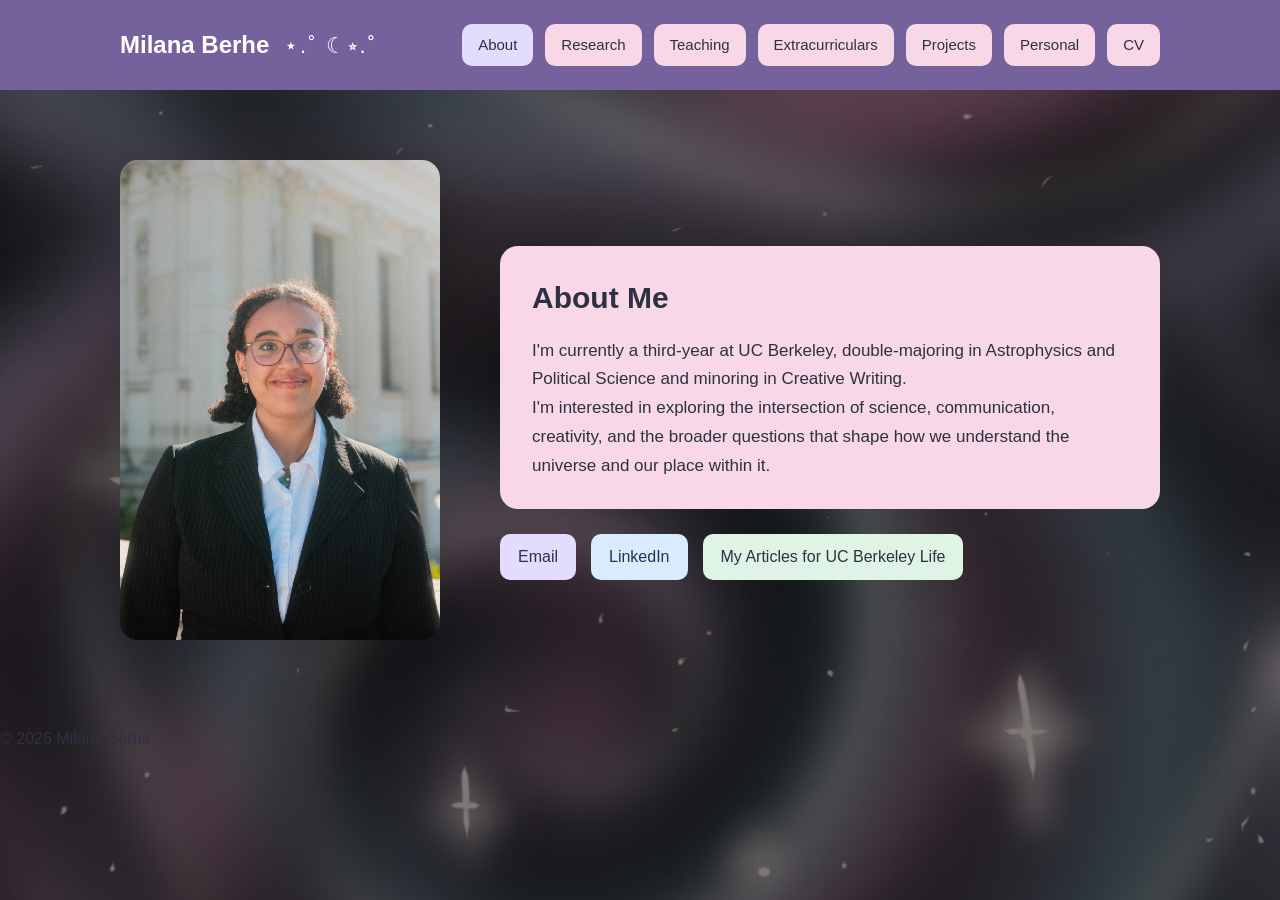
<file: index.html>
<!DOCTYPE html>
<html lang="en">

<head>
    <meta charset="UTF-8">
    <meta name="viewport" content="width=device-width, initial-scale=1.0">

    <title>Research | Milana Berhe</title>

    <link rel="stylesheet" href="style.css">

    <!-- FAVICON -->
    <link rel="icon" type="image/png" href="images/favicon-circle.png">
</head>

<body class="home-page">

    <!-- =========================
         NAVIGATION
         ========================= -->
    <header>

        <nav class="navbar">

            <!-- NAME -->
            <div class="name">
    <a href="index.html">
        Milana Berhe <span class="name-symbols">⋆.˚ ☾⭒.˚</span>
    </a>
</div>


            <!-- NAVIGATION BUTTONS -->
            <div class="nav-links">

                <a href="index.html" class="active">
                    About
                </a>

                <a href="research.html">
                    Research
                </a>

                 <a href="teaching-mentorship.html">
                    Teaching
                </a>

                <a href="extracurriculars.html">
                    Extracurriculars
                </a>
                <a href="projects.html">
                    Projects
                </a>

                <a href="personal.html">
                    Personal
                </a>

                <a href="cv.html">
                    CV
                </a>

            </div>

        </nav>

    </header>



    <!-- =========================
         MAIN CONTENT
         ========================= -->
    <main>

        <section class="intro">


            <!-- =========================
                 LEFT SIDE: PROFILE PHOTO
                 ========================= -->
            <div class="profile-image">

                <img
                    src="images/profile.jpeg"
                    alt="Photo of Milana Berhe"
                >

            </div>



            <!-- =========================
                 RIGHT SIDE
                 ========================= -->
            <div class="intro-text">

                <!-- =========================
                     ABOUT ME PINK BOX
                     ========================= -->
                <div class="about-box">

                    <h2>About Me</h2>

                    <p>
                        I'm currently a third-year at UC Berkeley, double-majoring in Astrophysics and Political Science and minoring in Creative Writing.
                    </p>
                    
                    <p>
                        I'm interested in exploring the intersection of science,
                        communication, creativity, and the broader questions that
                        shape how we understand the universe and our place within it.
                    </p>

                </div>



                <!-- =========================
                     CONTACT / PROFILE BUTTONS
                     ========================= -->
                <div class="contact-links">


                    <!-- EMAIL -->
                    <a href="mailto:milana.berhe@berkeley.edu">
                        Email
                    </a>


                    <!-- LINKEDIN -->
                    <a
                        href="https://www.linkedin.com/in/milana-berhe/"
                        target="_blank"
                        rel="noopener noreferrer"
                    >
                        LinkedIn
                    </a>


                    <!-- UC BERKELEY LIFE -->
                    <a
                        href="https://life.berkeley.edu/author/milana/"
                        target="_blank"
                        rel="noopener noreferrer"
                    >
                        My Articles for UC Berkeley Life
                    </a>


                </div>

            </div>

        </section>

    </main>



    <!-- =========================
         FOOTER
         ========================= -->
    <footer>

        <p>© 2026 Milana Berhe</p>

    </footer>

</body>

</html>
</file>
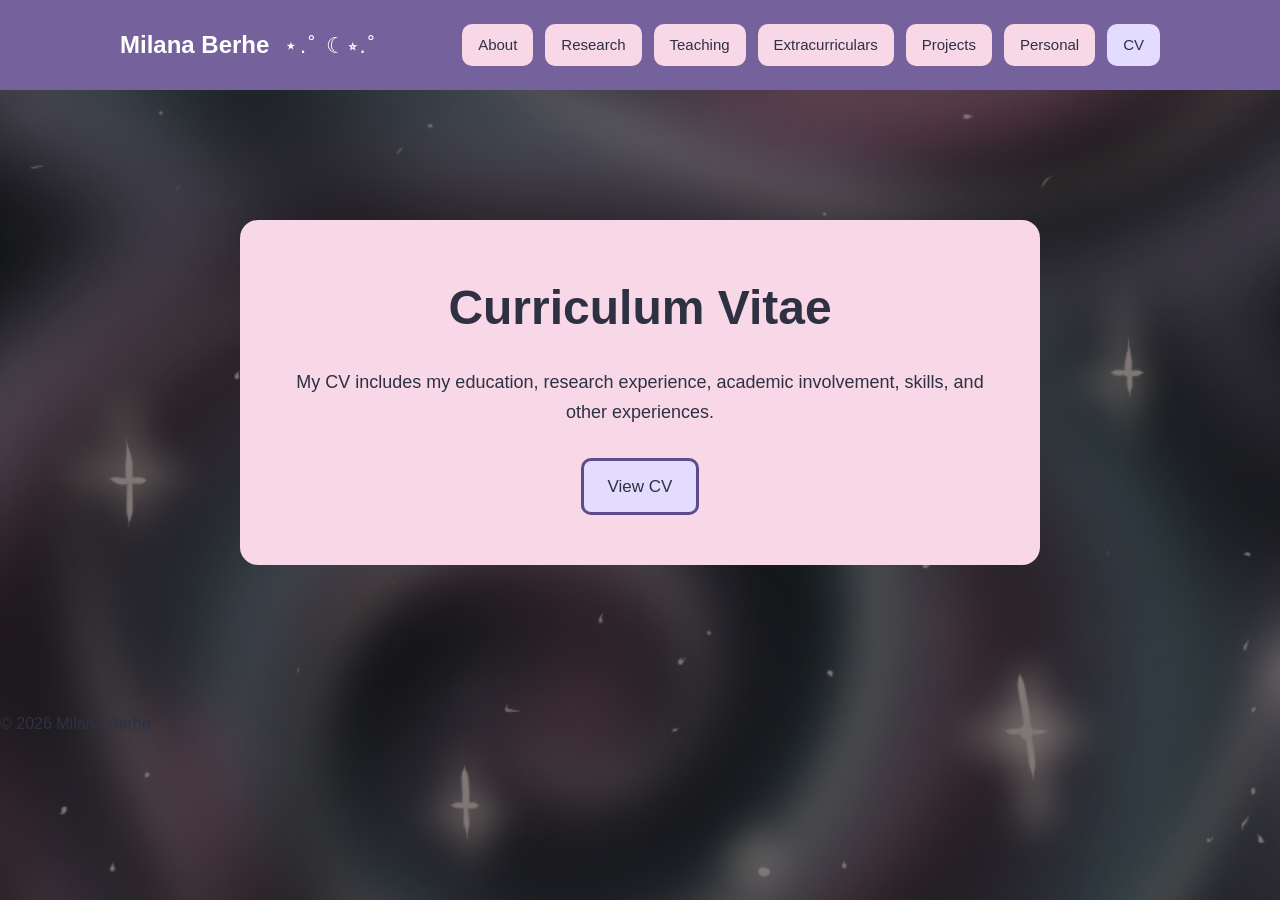
<file: cv.html>
<!DOCTYPE html>
<html lang="en">

<head>
    <meta charset="UTF-8">
    <meta name="viewport" content="width=device-width, initial-scale=1.0">

    <title>CV | Milana Berhe</title>

    <link rel="stylesheet" href="style.css">

    <!-- FAVICON -->
    <link rel="icon" type="image/png" href="images/favicon-circle.png">
</head>

<body>

    <!-- NAVIGATION -->
    <header>
        <nav class="navbar">

            <div class="name">
    <a href="index.html">
        Milana Berhe <span class="name-symbols">⋆.˚ ☾⭒.˚</span>
    </a>
</div>

            <div class="nav-links">
                <a href="index.html">About</a>
                <a href="research.html" >Research</a>
                <a href="teaching-mentorship.html">Teaching</a>
                <a href="extracurriculars.html">Extracurriculars</a>
                <a href="projects.html">Projects</a>
                <a href="personal.html">Personal</a>
                <a href="cv.html" class="active">CV</a>
            </div>

        </nav>
    </header>


    <!-- MAIN CONTENT -->
    <main>

        <section class="cv-section">

            <h1>Curriculum Vitae</h1>

            <p>
                My CV includes my education, research experience,
                academic involvement, skills, and other experiences.
            </p>

            <div class="cv-buttons">

    <a href="files/MilanaBerhe_CV.pdf"
       target="_blank"
       rel="noopener noreferrer"
       class="cv-button">
        View CV
    </a>



</div>

        </section>

    </main>


    <!-- FOOTER -->
    <footer>
        <p>© 2026 Milana Berhe</p>
    </footer>

</body>

</html>
</file>
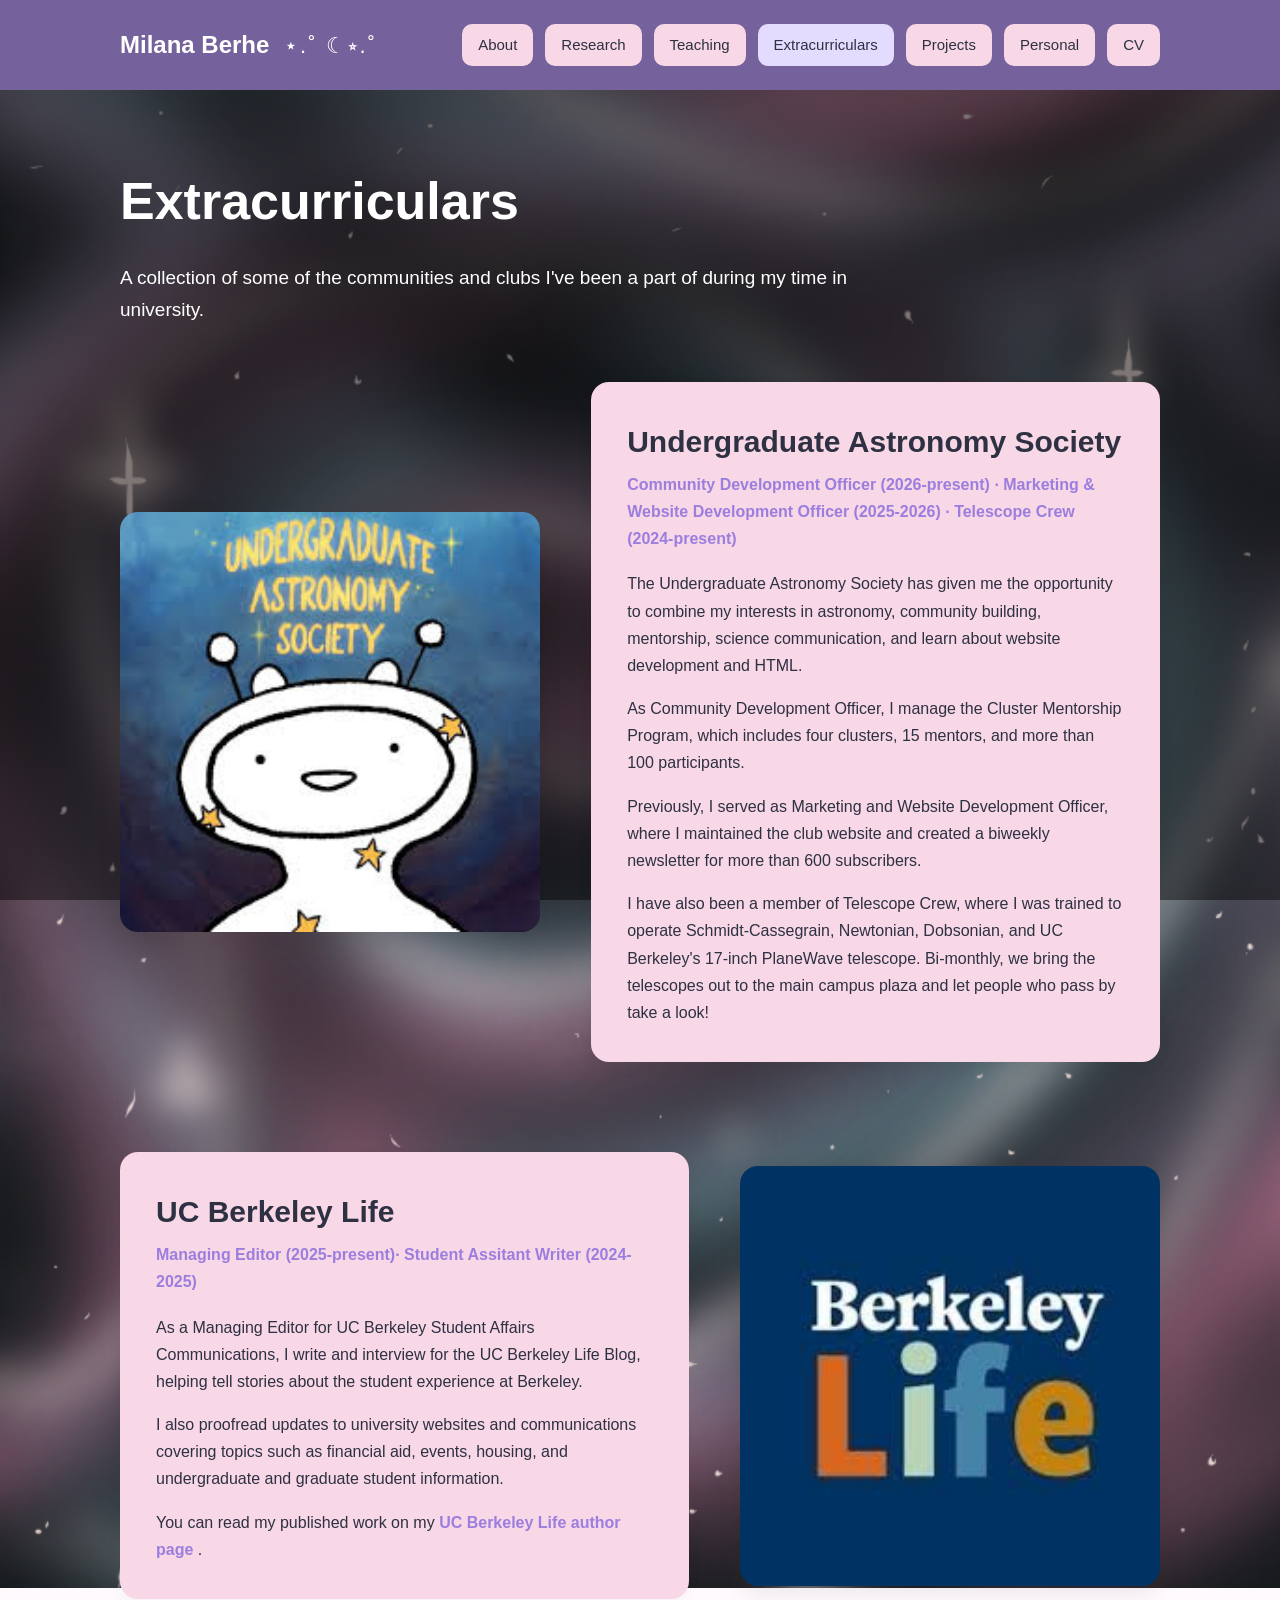
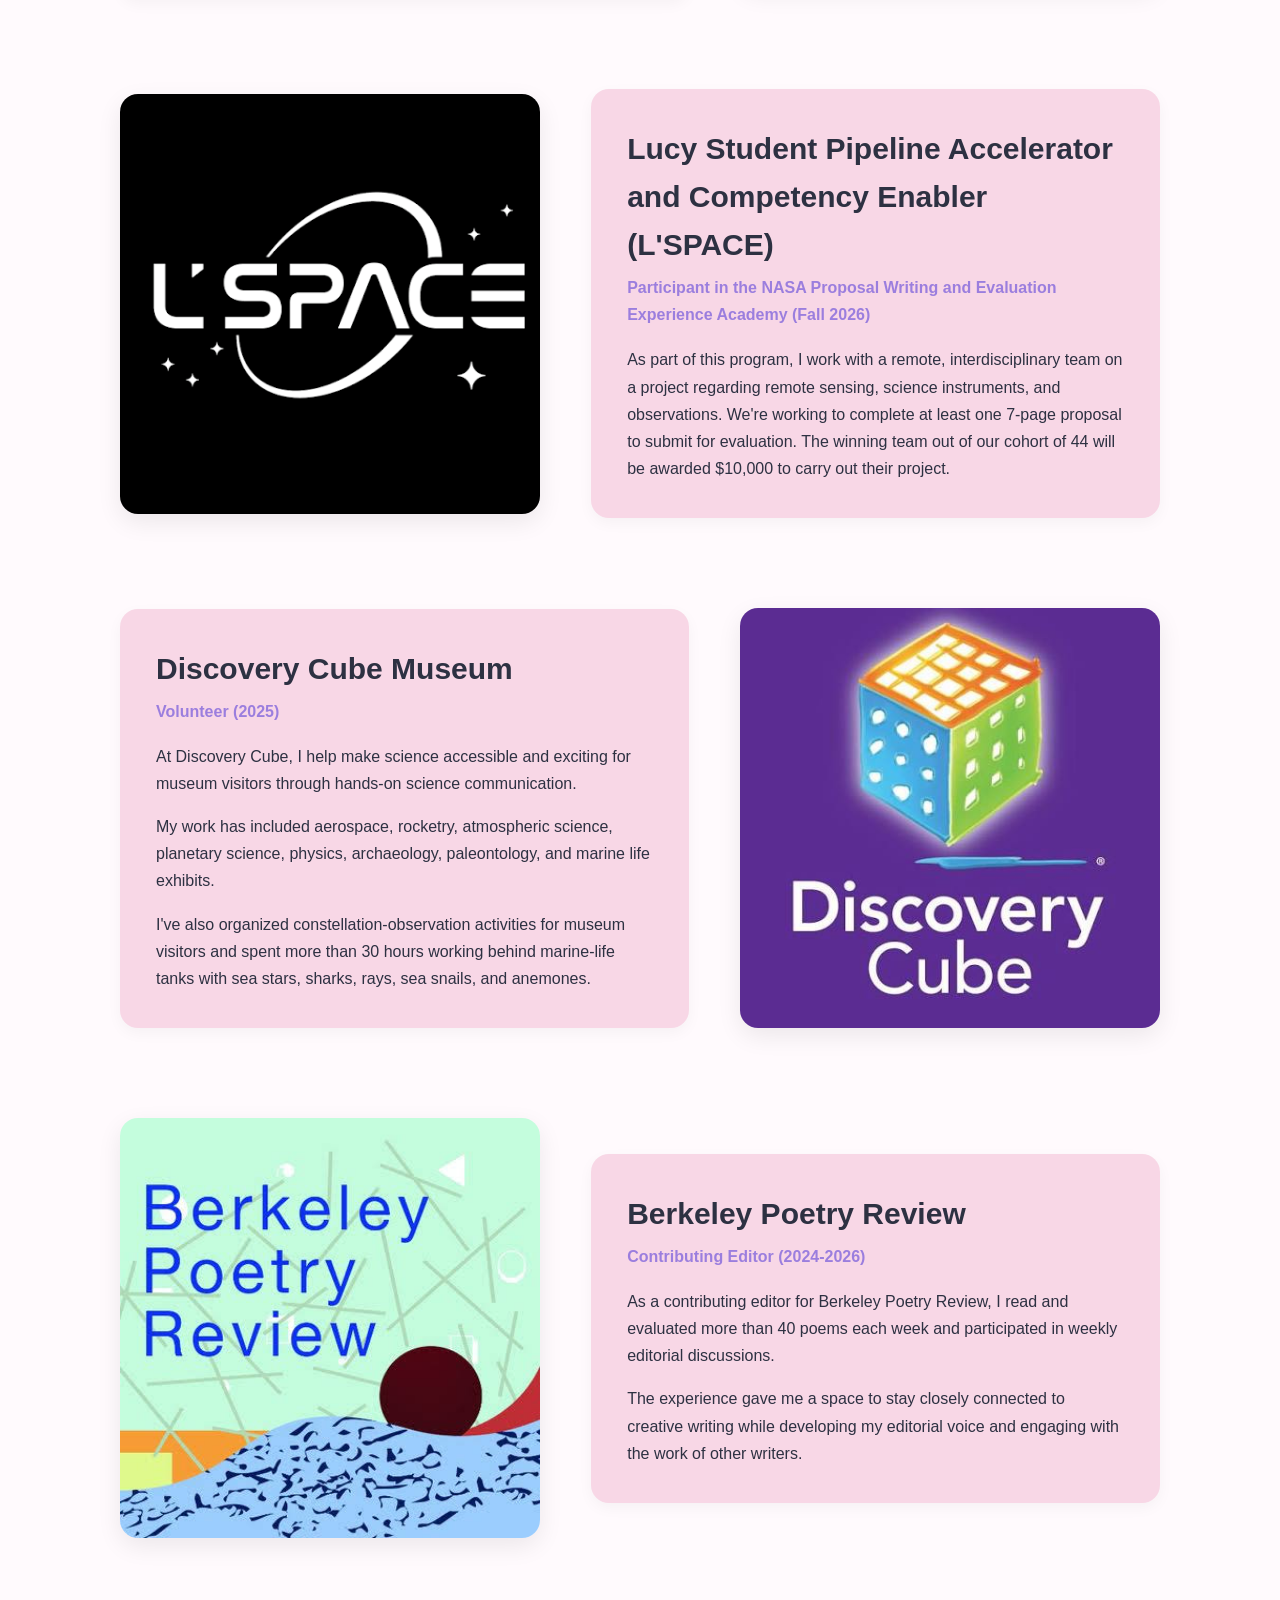
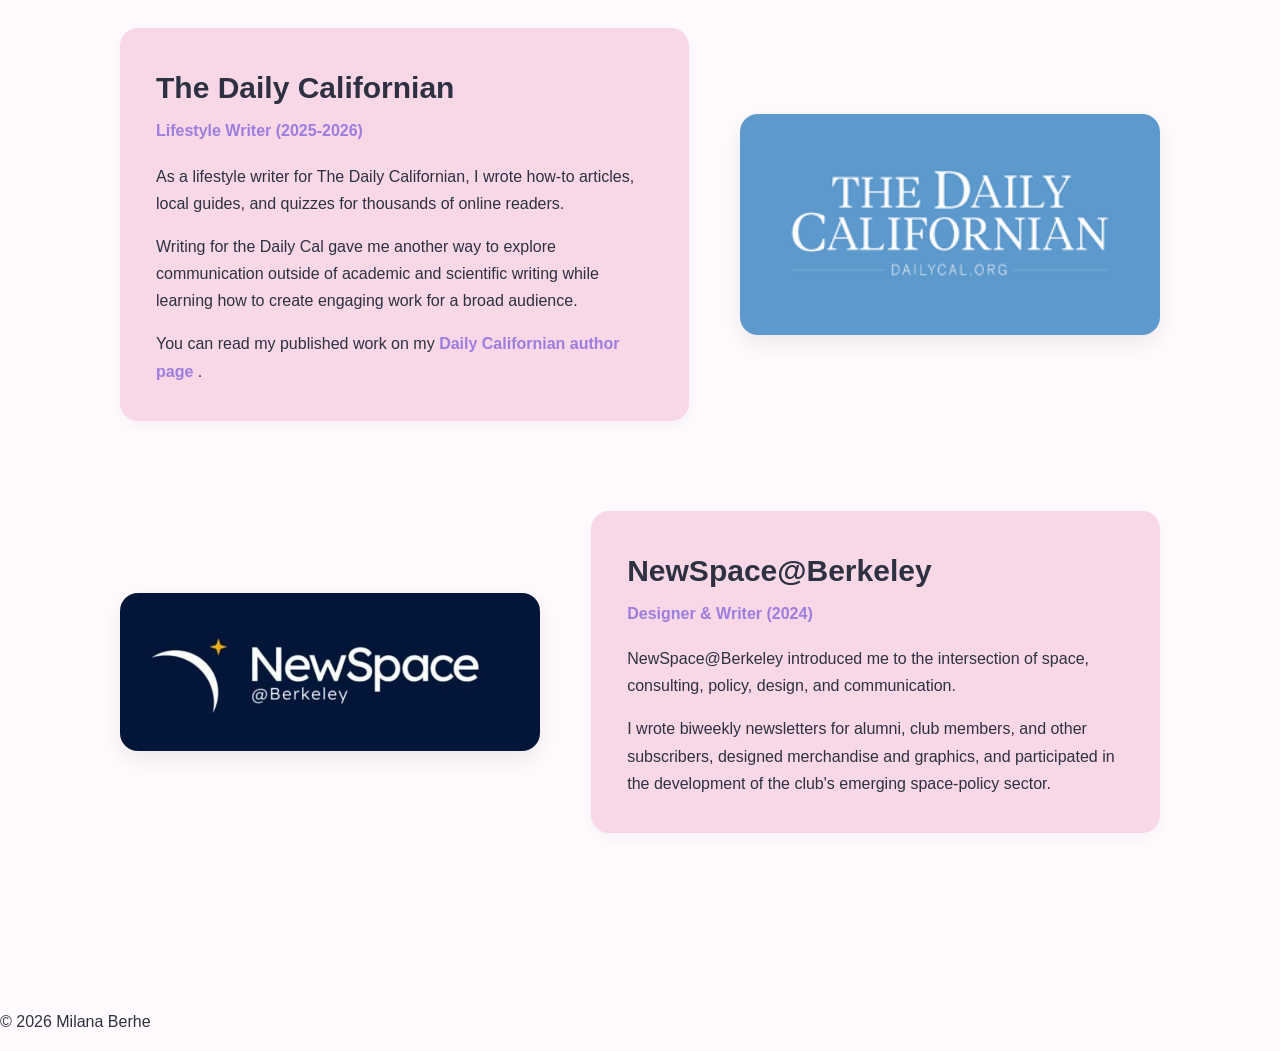
<file: extracurriculars.html>
<!DOCTYPE html>
<html lang="en">

<head>
    <meta charset="UTF-8">
    <meta name="viewport" content="width=device-width, initial-scale=1.0">

    <title>Research | Milana Berhe</title>

    <link rel="stylesheet" href="style.css">

    <!-- FAVICON -->
    <link rel="icon" type="image/png" href="images/favicon-circle.png">
</head>


<body>

    <!-- =========================
         NAVIGATION
         ========================= -->

    <header>
        <nav class="navbar">

           <div class="name">
    <a href="index.html">
        Milana Berhe <span class="name-symbols">⋆.˚ ☾⭒.˚</span>
    </a>
</div>

            <div class="nav-links">
                <a href="index.html">About</a>
                <a href="research.html" >Research</a>
                <a href="teaching-mentorship.html">Teaching</a>
                <a href="extracurriculars.html" class="active">Extracurriculars</a>
                <a href="projects.html">Projects</a>
                <a href="personal.html">Personal</a>
                <a href="cv.html" >CV</a>
            </div>

        </nav>
    </header>


    <!-- =========================
         MAIN CONTENT
         ========================= -->

    <main>

        <!-- PAGE TITLE -->

        <section class="page-heading">

            <h1>Extracurriculars</h1>

            <p>
                A collection of some of the communities and clubs I've been a part of during my time in university.
            </p>

        </section>



        <!-- =========================
             UNDERGRADUATE ASTRONOMY SOCIETY
             IMAGE LEFT
             ========================= -->

        <section class="activity-row">

            <div class="activity-image">
                
                <img src="images/uas_image.jpg"
                     alt="Undergraduate Astronomy Society">

            </div>


            <div class="activity-box">

                <h2>Undergraduate Astronomy Society</h2>

                <p class="activity-role">
                    Community Development Officer (2026-present) · Marketing & Website Development Officer (2025-2026) · Telescope Crew (2024-present)
                </p>

                <p>
                    The Undergraduate Astronomy Society has given me the opportunity
                    to combine my interests in astronomy, community building, mentorship,
                    science communication, and learn about website development and HTML.
                </p>

                <p>
                    As Community Development Officer, I manage the Cluster Mentorship
                    Program, which includes four clusters, 15 mentors, and more than
                    100 participants.
                </p>

                <p>
                    Previously, I served as Marketing and Website Development Officer,
                    where I maintained the club website and created a biweekly newsletter
                    for more than 600 subscribers.
                </p>

                <p>
                    I have also been a member of Telescope Crew, where I was trained to operate
                    Schmidt-Cassegrain, Newtonian, Dobsonian, and UC Berkeley's
                    17-inch PlaneWave telescope. Bi-monthly, we bring the telescopes out to the main campus plaza and let people who pass by take a look!
                </p>

            </div>

        </section>

        <!-- =========================
     UC BERKELEY LIFE
     IMAGE RIGHT
     ========================= -->

<section class="activity-row reverse">

    <div class="activity-image">

        <!-- Add your Berkeley Life image here -->
       <img src="images/BL_image.jpg"
     alt="UC Berkeley Life">

    </div>


    <div class="activity-box">

        <h2>UC Berkeley Life</h2>

        <p class="activity-role">
            Managing Editor (2025-present)· Student Assitant Writer (2024-2025)
        </p>

        <p>
            As a Managing Editor for UC Berkeley Student Affairs Communications,
            I write and interview for the UC Berkeley Life Blog, helping tell
            stories about the student experience at Berkeley.
        </p>

        <p>
            I also proofread updates to university websites and communications
            covering topics such as financial aid, events, housing, and
            undergraduate and graduate student information.
        </p>

        <p>
            You can read my published work on my
            <a href="https://life.berkeley.edu/author/milana/"
               target="_blank"
               rel="noopener noreferrer"
               class="inline-link">
                UC Berkeley Life author page
            </a>.
        </p>

    </div>

</section>

          <!-- =========================
             NASA L'SPACE
             IMAGE LEFT
             ========================= -->

        <section class="activity-row">

            <div class="activity-image">

                
                <img src="images/lspace.png"
                     alt="Undergraduate Astronomy Society">

            </div>


            <div class="activity-box">

                <h2>Lucy Student Pipeline Accelerator and Competency Enabler (L'SPACE)</h2>

                <p class="activity-role">
                    Participant in the NASA Proposal Writing and Evaluation Experience Academy (Fall 2026)
                </p>

                <p>
                    As part of this program, I work with a remote, interdisciplinary 
                    team on a project regarding remote sensing, science instruments, and 
                    observations. We're working to complete at least one 7-page proposal 
                    to submit for evaluation. The winning team out of our cohort of 44 will be
                    awarded $10,000 to carry out their project.
                </p>

            </div>

        </section>

        <!-- =========================
             DISCOVERY CUBE
             IMAGE RIGHT
             ========================= -->

        <section class="activity-row reverse">

            <div class="activity-image">

                <!-- Replace this image with your own -->
                <img src="images/discoverycube.jpg"
                     alt="Discovery Cube Museum">

            </div>


            <div class="activity-box">

                <h2>Discovery Cube Museum</h2>

                <p class="activity-role">
                    Volunteer (2025)
                </p>

                <p>
                    At Discovery Cube, I help make science accessible and exciting
                    for museum visitors through hands-on science communication.
                </p>

                <p>
                    My work has included aerospace, rocketry, atmospheric science,
                    planetary science, physics, archaeology, paleontology, and marine
                    life exhibits.
                </p>

                <p>
                    I've also organized constellation-observation activities for
                    museum visitors and spent more than 30 hours working behind
                    marine-life tanks with sea stars, sharks, rays, sea snails,
                    and anemones.
                </p>

            </div>

        </section>



        <!-- =========================
             BERKELEY POETRY REVIEW
             IMAGE LEFT
             ========================= -->

        <section class="activity-row">

            <div class="activity-image">

                <!-- Replace this image with your own -->
                <img src="images/bpr_image.jpg"
                     alt="Berkeley Poetry Review">

            </div>


            <div class="activity-box">

                <h2>Berkeley Poetry Review</h2>

                <p class="activity-role">
                    Contributing Editor (2024-2026)
                </p>

                <p>
                    As a contributing editor for Berkeley Poetry Review, I read and
                    evaluated more than 40 poems each week and participated in weekly
                    editorial discussions.
                </p>

                <p>
                    The experience gave me a space to stay closely connected to
                    creative writing while developing my editorial voice and engaging
                    with the work of other writers.
                </p>

            </div>

        </section>



        <!-- =========================
             THE DAILY CALIFORNIAN
             IMAGE RIGHT
             ========================= -->

        <section class="activity-row reverse">

            <div class="activity-image">

                <!-- Replace this image with your own -->
                <img src="images/daily_cal.png"
                     alt="The Daily Californian">

            </div>


            <div class="activity-box">

                <h2>The Daily Californian</h2>

                <p class="activity-role">
                    Lifestyle Writer (2025-2026)
                </p>

                <p>
                    As a lifestyle writer for The Daily Californian, I wrote how-to
                    articles, local guides, and quizzes for thousands of online readers.
                </p>

                <p>
                    Writing for the Daily Cal gave me another way to explore communication
                    outside of academic and scientific writing while learning how to
                    create engaging work for a broad audience.
                </p>
                <p>
    You can read my published work on my
    <a href="https://www.dailycal.org/users/profile/milana%20berhe/"
       target="_blank"
       rel="noopener noreferrer"
       class="inline-link">
        Daily Californian author page
    </a>.
</p>

            </div>

        </section>



        <!-- =========================
             NEWSPACE@BERKELEY
             IMAGE LEFT
             ========================= -->

        <section class="activity-row">

            <div class="activity-image">

                <!-- Replace this image with your own -->
                <img src="images/newspaceberkeley.jpg"
                     alt="NewSpace at Berkeley">

            </div>


            <div class="activity-box">

                <h2>NewSpace@Berkeley</h2>

                <p class="activity-role">
                    Designer & Writer (2024)
                </p>

                <p>
                    NewSpace@Berkeley introduced me to the intersection of space,
                    consulting, policy, design, and communication.
                </p>

                <p>
                    I wrote biweekly newsletters for alumni, club members, and other
                    subscribers, designed merchandise and graphics, and participated
                    in the development of the club's emerging space-policy sector.
                </p>

            </div>

        </section>

    </main>



    <!-- =========================
         FOOTER
         ========================= -->

    <footer>
        <p>© 2026 Milana Berhe</p>
    </footer>

</body>

</html>
</file>
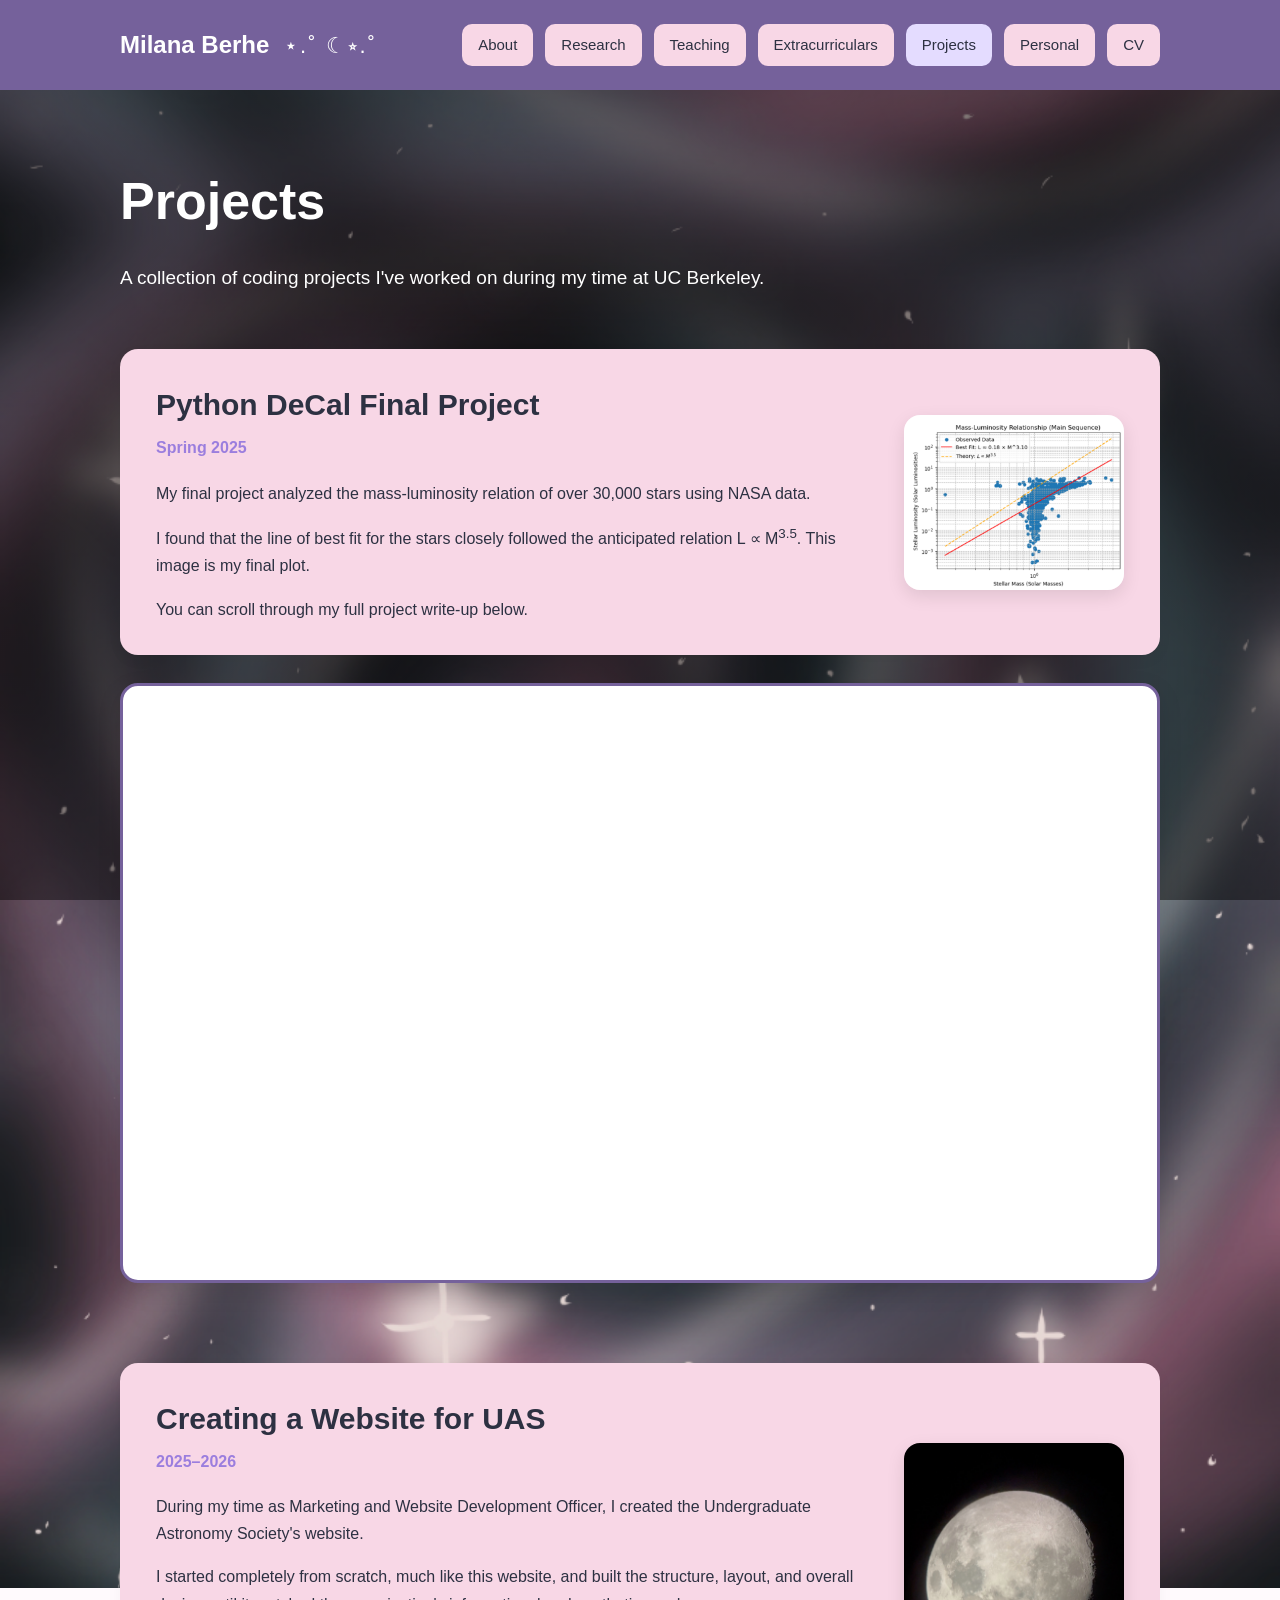
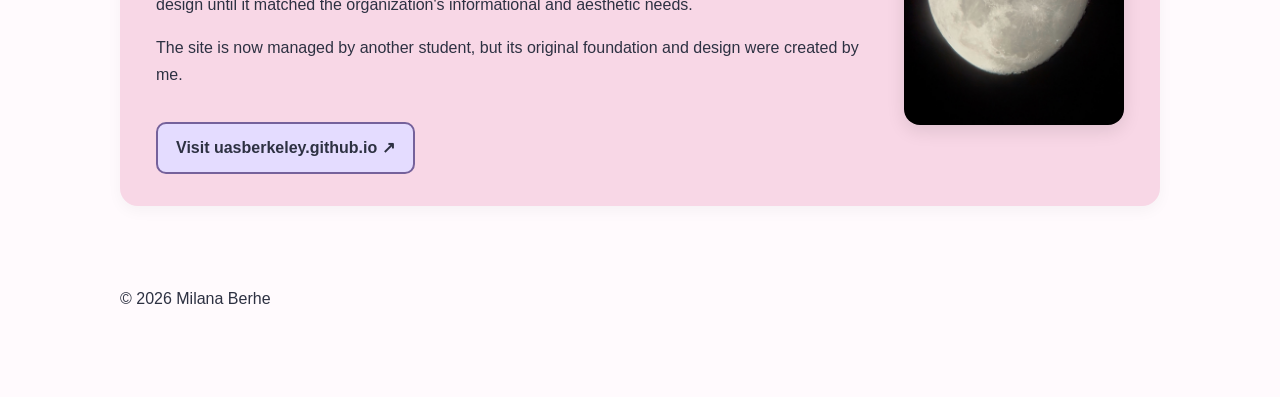
<file: projects.html>
<!DOCTYPE html>
<html lang="en">

<head>
    <meta charset="UTF-8">
    <meta name="viewport" content="width=device-width, initial-scale=1.0">

    <title>Projects | Milana Berhe</title>

    <link rel="stylesheet" href="style.css">

    <!-- FAVICON -->
    <link rel="icon" type="image/png" href="images/favicon-circle.png">
</head>

<body>

    <!-- =========================
         NAVIGATION
         ========================= -->

    <header>
        <nav class="navbar">

            <div class="name">
                <a href="index.html">
                    Milana Berhe
                    <span class="name-symbols">⋆.˚ ☾⭒.˚</span>
                </a>
            </div>

            <div class="nav-links">
                <a href="index.html">About</a>
                <a href="research.html">Research</a>
                <a href="teaching-mentorship.html">Teaching</a>
                <a href="extracurriculars.html">Extracurriculars</a>
                <a href="projects.html" class="active">Projects</a>
                <a href="personal.html">Personal</a>
                <a href="cv.html">CV</a>
            </div>

        </nav>
    </header>


    <!-- =========================
         MAIN CONTENT
         ========================= -->

    <main>

        <!-- =========================
             PAGE HEADING
             ========================= -->

        <section class="page-heading">

            <h1>Projects</h1>

            <p>
                A collection of coding projects I've worked on during my time
                at UC Berkeley.
            </p>

        </section>


       <section class="project-section">

    <!-- PINK BUBBLE -->
    <div class="activity-box project-description">

        <!-- TEXT -->
        <div class="project-text">

            <h2>Python DeCal Final Project</h2>

            <p class="activity-role">
                Spring 2025
            </p>

            <p>
                My final project analyzed the mass-luminosity relation
                of over 30,000 stars using NASA data.
            </p>

            <p>
                I found that the line of best fit for the stars closely
                followed the anticipated relation L ∝ M<sup>3.5</sup>.
                This image is my final plot.
            </p>

            <p>
                You can scroll through my full project write-up below.
            </p>

        </div>


        <!-- IMAGE INSIDE PINK BUBBLE -->
        <div class="project-side-image">

            <img
                src="images/decal_project.png"
                alt="Python DeCal mass-luminosity project"
            >

        </div>
      
    </div>

  <!-- PDF BELOW PINK BUBBLE -->
    <div class="project-pdf-container">

        <iframe
            src="files/python_decal_final_project.pdf"
            title="Python DeCal Final Project PDF">
        </iframe>

    </div>

    
</section>

<section class="project-section">

    <div class="activity-box project-description">

        <!-- LEFT SIDE -->
        <div class="project-text">

            <h2>Creating a Website for UAS</h2>

            <p class="activity-role">
                2025–2026
            </p>

            <p>
                During my time as Marketing and Website Development Officer,
                I created the Undergraduate Astronomy Society's website.
            </p>

            <p>
                I started completely from scratch, much like this website,
                and built the structure, layout, and overall design until it
                matched the organization's informational and aesthetic needs.
            </p>

            <p>
                The site is now managed by another student, but its original
                foundation and design were created by me.
            </p>

            <a
                href="https://uasberkeley.github.io/"
                target="_blank"
                rel="noopener noreferrer"
                class="project-link">
                Visit uasberkeley.github.io ↗
            </a>

        </div>


        <!-- RIGHT SIDE -->
        <div class="project-side-image">

            <img
                src="images/moon.jpg"
                alt="Undergraduate Astronomy Society website"
            >

        </div>

    </div>

</section>


    <!-- =========================
         FOOTER
         ========================= -->

    <footer>
        <p>© 2026 Milana Berhe</p>
    </footer>

</body>

</html>
</file>
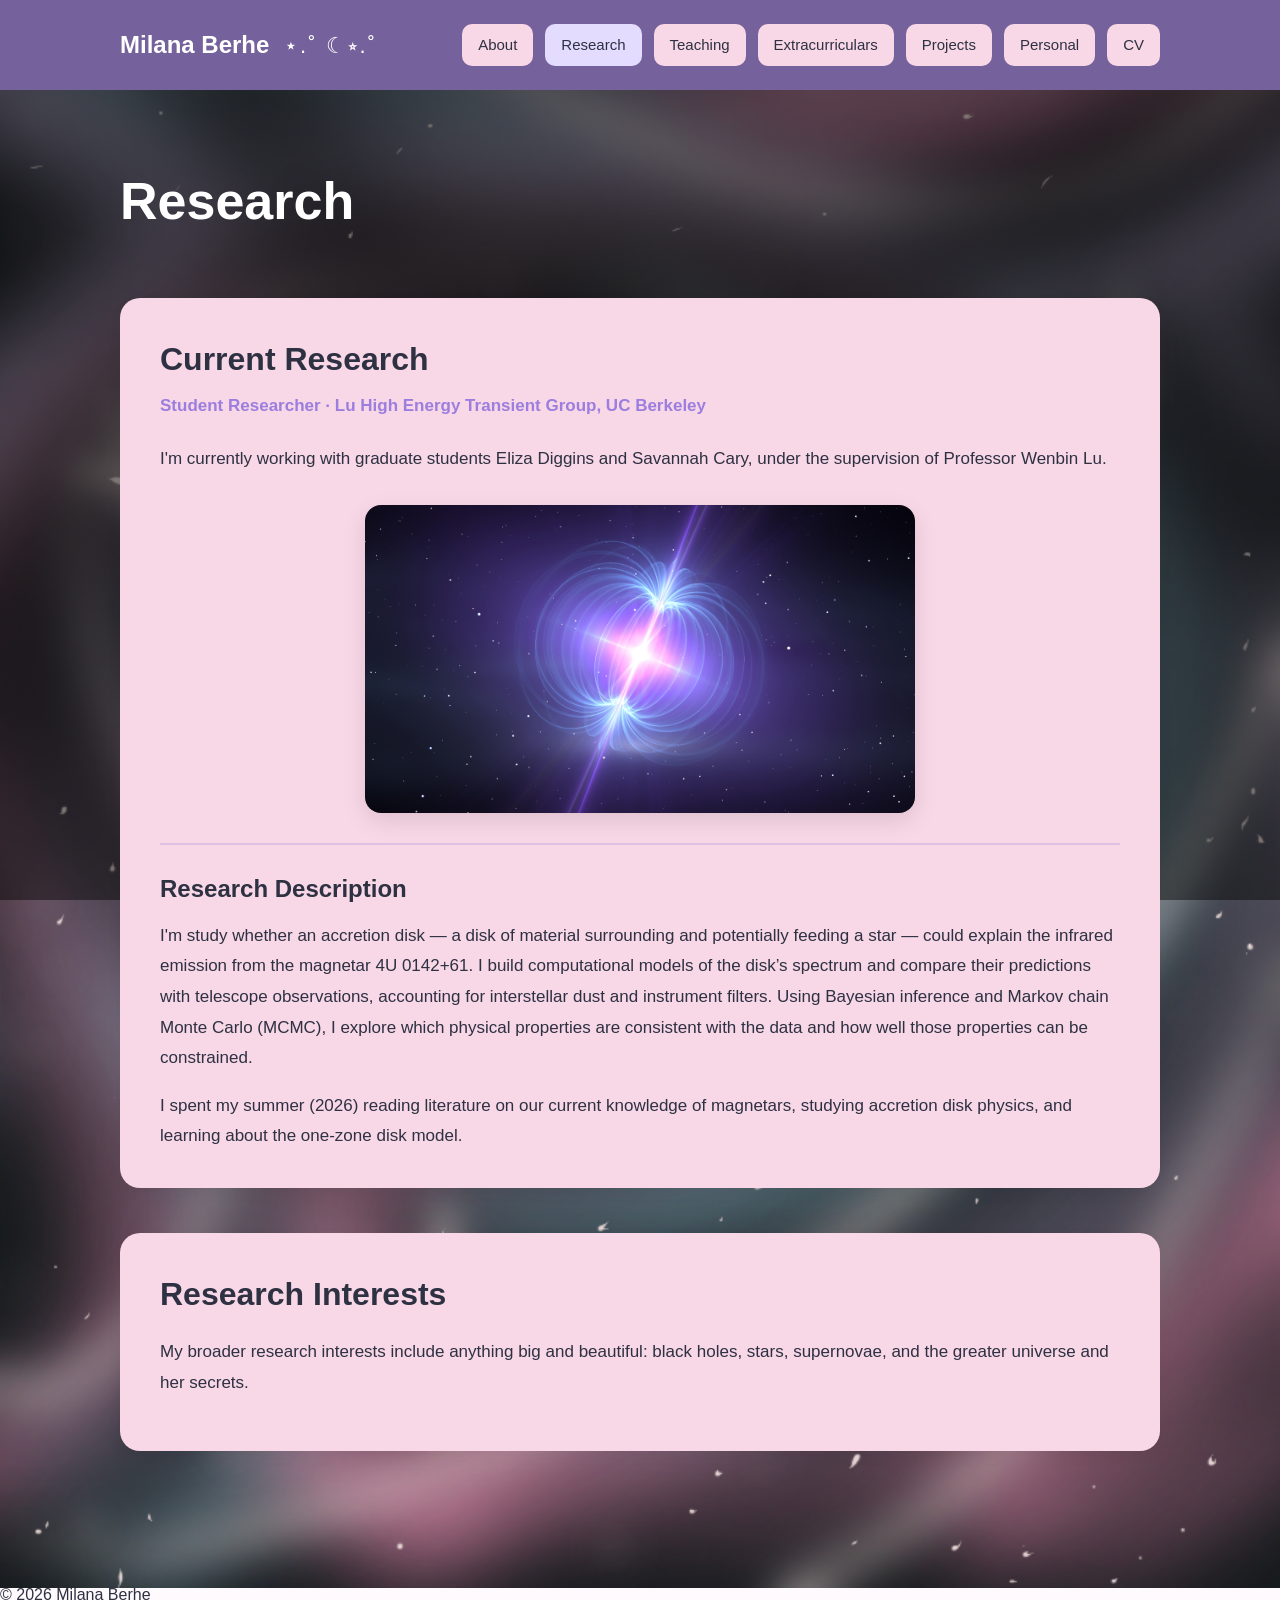
<file: research.html>
<!DOCTYPE html>
<html lang="en">

<head>
    <meta charset="UTF-8">
    <meta name="viewport" content="width=device-width, initial-scale=1.0">

    <title>Research | Milana Berhe</title>

    <link rel="stylesheet" href="style.css">

    <!-- FAVICON -->
    <link rel="icon" type="image/png" href="images/favicon-circle.png">
</head>

<body>

    <!-- =========================
         NAVIGATION
         ========================= -->

    <header>
        <nav class="navbar">

            <div class="name">
    <a href="index.html">
        Milana Berhe <span class="name-symbols">⋆.˚ ☾⭒.˚</span>
    </a>
</div>

            <div class="nav-links">
                <a href="index.html">About</a>
                <a href="research.html" class="active">Research</a>
                <a href="teaching-mentorship.html">Teaching</a>
                <a href="extracurriculars.html">Extracurriculars</a>
                <a href="projects.html">Projects</a>
                <a href="personal.html">Personal</a>
                <a href="cv.html">CV</a>
            </div>

        </nav>
    </header>


    <!-- =========================
         MAIN CONTENT
         ========================= -->

    <main>

        <!-- PAGE TITLE -->
        <section class="page-heading">
            <h1>Research</h1>
        </section>


        <!-- =========================
             CURRENT RESEARCH BUBBLE
             ========================= -->

        <section class="research-card">

            <h2>Current Research</h2>

            <p class="research-role">
                Student Researcher · Lu High Energy Transient Group,
                UC Berkeley
            </p>

            <p>
                I'm currently working with graduate students Eliza Diggins and
                Savannah Cary, under the supervision of Professor Wenbin Lu.
            </p>


            <!-- IMAGE -->

            <div class="research-image">

                <img
                    src="images/magnetar_image.jpg"
                    alt="Magnetar research image"
                >

            </div>


            <!-- RESEARCH DESCRIPTION -->

            <div class="research-description">

                <h3>Research Description</h3>

                <p>
                    I'm study whether an accretion disk — a disk of material surrounding and potentially 
                    feeding a star — could explain the infrared emission from the magnetar 4U 0142+61. 
                    I build computational models of the disk’s spectrum and compare their predictions 
                    with telescope observations, accounting for interstellar dust and instrument filters. 
                    Using Bayesian inference and Markov chain Monte Carlo (MCMC), I explore which physical 
                    properties are consistent with the data and how well those properties can be constrained.
                <p>

               I spent my summer (2026) reading literature on our current knowledge of magnetars, studying accretion disk physics, and learning about the one-zone disk model.
                </p>
        
            </div>

        </section>


        <!-- =========================
             RESEARCH INTERESTS BUBBLE
             ========================= -->

        <section class="research-card">

            <h2>Research Interests</h2>

            <p>
                My broader research interests include anything big and beautiful:
                black holes, stars, supernovae, and the greater universe and her secrets.
            </p>

        </section>

    </main>


    <!-- =========================
         FOOTER
         ========================= -->

    <footer>
        <p>© 2026 Milana Berhe</p>
    </footer>

</body>

</html>
</file>
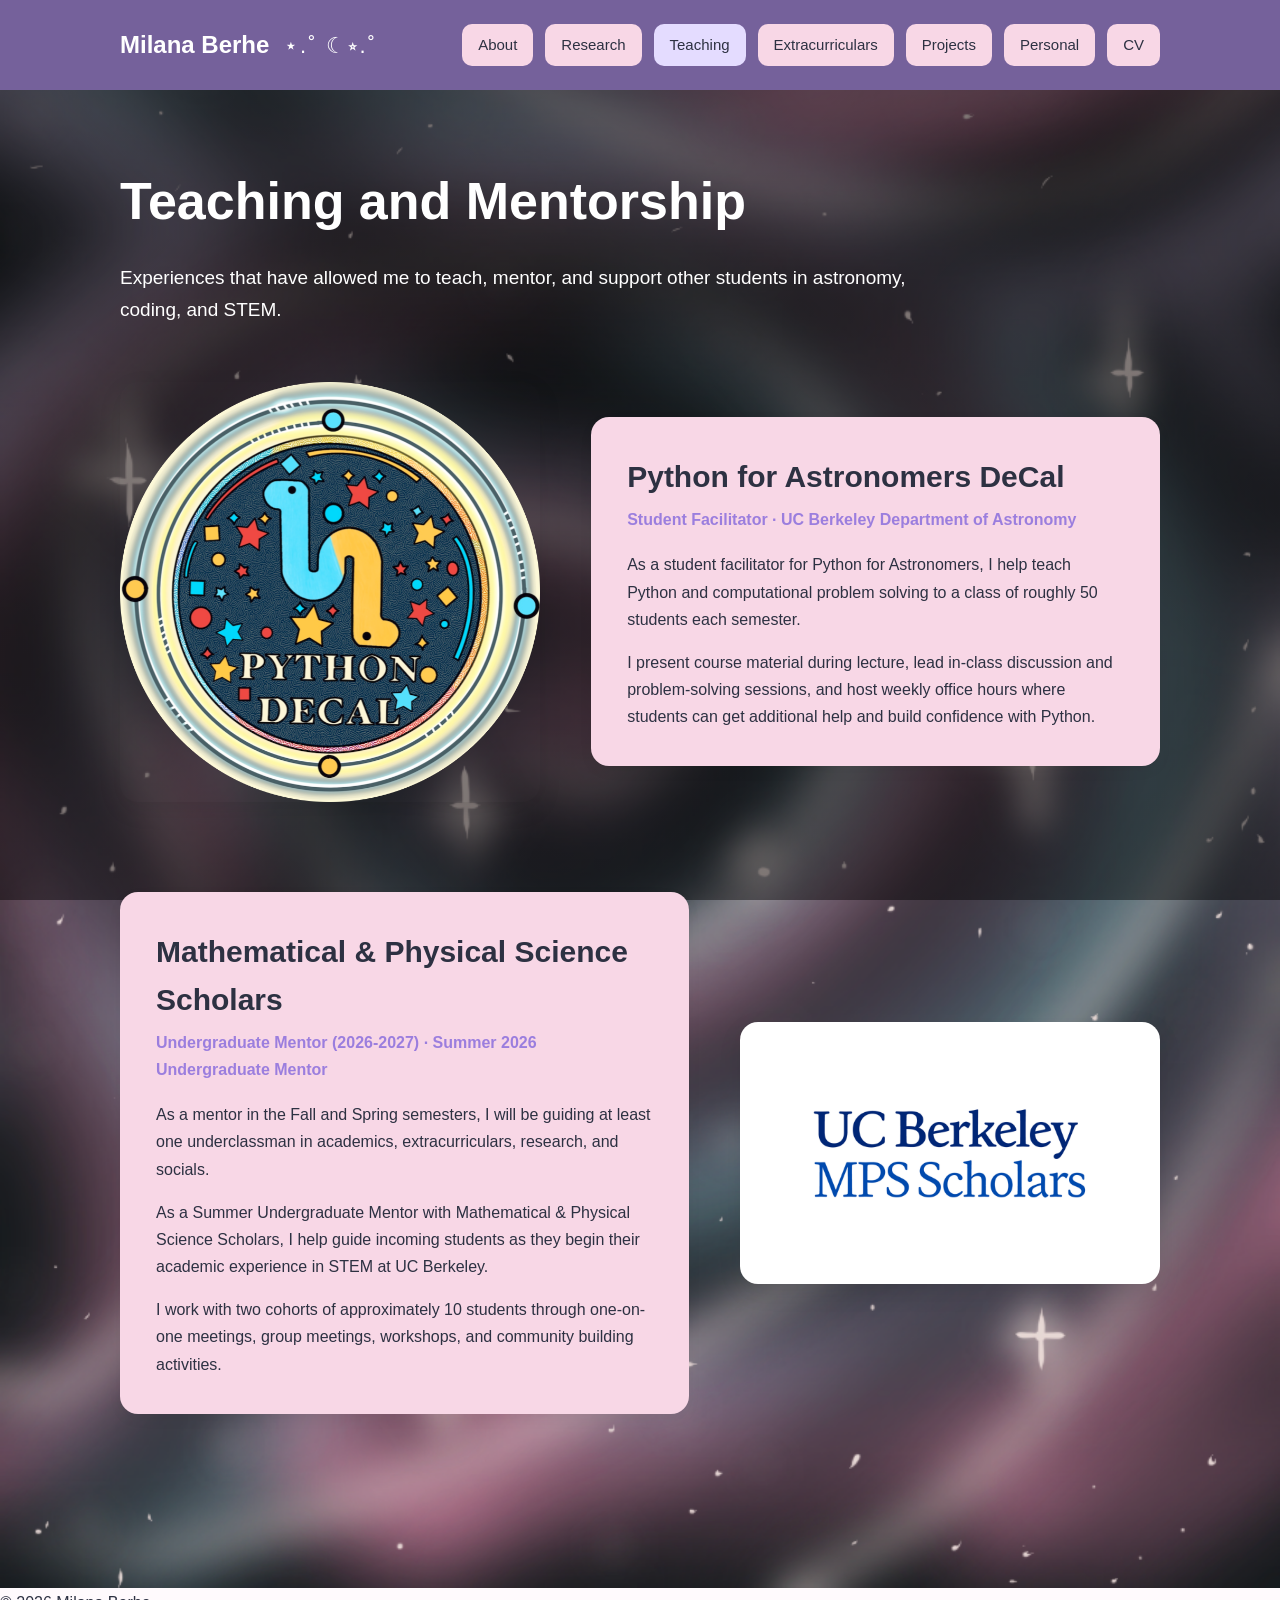
<file: teaching-mentorship.html>
<!DOCTYPE html>
<html lang="en">

<head>
    <meta charset="UTF-8">
    <meta name="viewport" content="width=device-width, initial-scale=1.0">

    <title>Research | Milana Berhe</title>

    <link rel="stylesheet" href="style.css">

    <!-- FAVICON -->
    <link rel="icon" type="image/png" href="images/favicon-circle.png">
</head>

<body>

    <!-- =========================
         NAVIGATION
         ========================= -->

    <header>
        <nav class="navbar">

            <div class="name">
    <a href="index.html">
        Milana Berhe <span class="name-symbols">⋆.˚ ☾⭒.˚</span>
    </a>
</div>

            <div class="nav-links">
                <a href="index.html">About</a>
                <a href="research.html">Research</a>
                <a href="teaching-mentorship.html" class="active">Teaching</a>
                <a href="extracurriculars.html">Extracurriculars</a>
                <a href="projects.html">Projects</a>
                <a href="personal.html">Personal</a>
                <a href="cv.html">CV</a>
            </div>

        </nav>
    </header>


    <!-- =========================
         MAIN CONTENT
         ========================= -->

    <main>

        <!-- PAGE TITLE -->

        <section class="page-heading">

            <h1>Teaching and Mentorship</h1>

            <p>
                Experiences that have allowed me to teach, mentor, and support
                other students in astronomy, coding, and STEM.
            </p>

        </section>


        <!-- =========================
             PYTHON FOR ASTRONOMERS DECAL
             IMAGE LEFT
             ========================= -->

        <section class="activity-row">

            <div class="activity-image">

                <img src="images/python_decal.png"
                     alt="Python for Astronomers DeCal">

            </div>


            <div class="activity-box">

                <h2>Python for Astronomers DeCal</h2>

                <p class="activity-role">
                    Student Facilitator · UC Berkeley Department of Astronomy
                </p>

                <p>
                    As a student facilitator for Python for Astronomers, I help
                    teach Python and computational problem solving to a class of
                    roughly 50 students each semester.
                </p>

                <p>
                    I present course material during lecture, lead in-class
                    discussion and problem-solving sessions, and host weekly
                    office hours where students can get additional help and build
                    confidence with Python.
                </p>

            </div>

        </section>


        <!-- =========================
             MATHEMATICAL & PHYSICAL
             SCIENCE SCHOLARS
             IMAGE RIGHT
             ========================= -->

        <section class="activity-row reverse">

            <div class="activity-image">

                <img src="images/mps_scholars.png"
                     alt="Mathematical and Physical Science Scholars mentorship">

            </div>


            <div class="activity-box">

                <h2>Mathematical & Physical Science Scholars</h2>

                <p class="activity-role">
                    Undergraduate Mentor (2026-2027) · Summer 2026 Undergraduate Mentor
                </p>

                <p>
                    As a mentor in the Fall and Spring semesters, I will be guiding 
                    at least one underclassman in academics, extracurriculars, 
                    research, and socials.
                </p>

                <p>
                    As a Summer Undergraduate Mentor with Mathematical & Physical
                    Science Scholars, I help guide incoming students as they begin
                    their academic experience in STEM at UC Berkeley.
                </p>

                <p>
                    I work with two cohorts of approximately 10 students through
                    one-on-one meetings, group meetings, workshops, and community
                    building activities.
                </p>


            </div>

        </section>

    </main>


    <!-- =========================
         FOOTER
         ========================= -->

    <footer>
        <p>© 2026 Milana Berhe</p>
    </footer>

</body>

</html>
</file>
<file: style.css>
/* =========================================
   COLOR PALETTE
   Change these colors anytime
   ========================================= */

:root {
    --pink: #f8d7e6;
    --blue: #d9ecff;
    --purple: #e4dcff;
    --green: #dff4e4;

    --background: #fffafd;
    --text: #2d3142;
    --muted-text: #666666;

    --accent: #9b7ede;
    --link: #6178b8;
}


/* =========================================
   GENERAL PAGE
   ========================================= */

* {
    box-sizing: border-box;
}

body {
    margin: 0;
    font-family: Arial, Helvetica, sans-serif;

    /* Background drawing on EVERY page */
    background-color: var(--background);
    background-image: url("images/background.png");
    background-size: cover;
    background-position: center center;
    background-repeat: no-repeat;
    background-attachment: fixed;

    color: var(--text);
    line-height: 1.6;

    min-height: 100vh;
}


/* =========================================
   NAVIGATION
   ========================================= */

header {
    background-color: #75619b;
    border-bottom: none;
}

.navbar {
    max-width: 1100px;
    margin: 0 auto;

    padding: 24px 30px;

    display: flex;
    justify-content: space-between;
    align-items: center;
}


/* NAME */

.name a {
    font-size: 24px;
    font-weight: bold;

    text-decoration: none;

    /* White text against purple navbar */
    color: white;
}
/* Decorative symbols beside name */

.name-symbols {
    font-weight: normal;
    font-size: 22px;
    margin-left: 8px;
    letter-spacing: 2px;
    color: white;
}

/* =========================================
   NAVIGATION BUTTONS
   ========================================= */

.nav-links {
    display: flex;
    gap: 12px;
}

.nav-links a {
    text-decoration: none;
    color: var(--text);

    /* Pink buttons */
    background-color: var(--pink);

    padding: 9px 16px;

    border-radius: 10px;

    font-size: 15px;
    font-weight: 500;

    transition: 0.2s;
}


/* Hover */

.nav-links a:hover {
    background-color: var(--purple);
    transform: translateY(-2px);
}


/* Current / active page */

.nav-links a.active {
    background-color: var(--purple);
}
/* =========================================
   MAIN CONTENT
   ========================================= */

main {
    max-width: 1100px;
    margin: 0 auto;

    padding: 70px 30px;
}


/* =========================================
   PAGE HEADING
   ========================================= */

.page-heading {
    max-width: 800px;

    margin-bottom: 55px;
}

.page-heading h1 {
    font-size: 52px;

    margin-top: 0;
    margin-bottom: 15px;
}

.page-heading p {
    font-size: 19px;

    color: var(--muted-text);

    line-height: 1.7;
}


/* =========================================
   HOMEPAGE INTRO
   ========================================= */

.intro {
    display: flex;
    align-items: center;

    gap: 60px;
}


/* =========================================
   PROFILE IMAGE
   ========================================= */

.profile-image {
    flex: 0 0 320px;
}

.profile-image img {
    display: block;

    width: 100%;
    height: auto;

    border-radius: 18px;

    box-shadow: 0 8px 25px rgba(0, 0, 0, 0.08);
}


/* =========================================
   INTRO TEXT
   ========================================= */

.intro-text {
    flex: 1;

    min-width: 0;
}

.intro-text h1 {
    font-size: 52px;

    margin-top: 0;
    margin-bottom: 10px;
}

.subtitle {
    font-size: 20px;

    color: var(--accent);

    margin-top: 0;
    margin-bottom: 25px;
}


/* =========================================
   ABOUT ME BOX
   ========================================= */

.about-box {
    display: block;

    width: 100%;

    background-color: var(--pink);

    padding: 28px 32px;

    margin-top: 25px;
    margin-bottom: 25px;

    border-radius: 18px;
}

.about-box h2 {
    margin-top: 0;
    margin-bottom: 15px;

    font-size: 30px;
}

.about-box p {
    margin-top: 0;
    margin-bottom: 0;

    font-size: 17px;
    line-height: 1.7;
}


/* =========================================
   CONTACT LINKS
   ========================================= */

.contact-links {
    margin-top: 25px;

    display: flex;
    align-items: center;

    gap: 15px;

    flex-wrap: wrap;
}

.contact-links a {
    display: inline-block;

    text-decoration: none;

    padding: 10px 18px;

    border-radius: 10px;

    color: var(--text);

    transition: 0.2s;
}


/* Email */

.contact-links a:nth-child(1) {
    background-color: var(--purple);
}


/* LinkedIn */

.contact-links a:nth-child(2) {
    background-color: var(--blue);
}


/* My Articles */

.contact-links a:nth-child(3) {
    background-color: var(--green);
}


.contact-links a:hover {
    transform: translateY(-2px);
}


/* =========================================
   CV PAGE
   ========================================= */

.cv-section {
    max-width: 800px;

    margin: 60px auto;

    text-align: center;

    background-color: var(--pink);

    padding: 50px;

    border-radius: 18px;
}

.cv-section h1 {
    font-size: 48px;

    margin-top: 0;
    margin-bottom: 20px;
}

.cv-section p {
    font-size: 18px;
    line-height: 1.7;

    margin-bottom: 30px;
}


/* CV BUTTON */

.cv-buttons {
    display: flex;
    justify-content: center;

    gap: 15px;
}

.cv-button {
    display: inline-block;

    text-decoration: none;

    background-color: var(--purple);
    color: var(--text);

    padding: 12px 24px;

    border-radius: 10px;

    /* Dark purple outline */
    border: 3px solid #5f4b8b;

    font-size: 17px;
    font-weight: 500;

    transition: 0.2s;
}

.cv-button:hover {
    background-color: var(--blue);

    /* Keep dark purple outline when hovering */
    border-color: #5f4b8b;

    transform: translateY(-2px);
}



/* =========================================
   EXTRACURRICULAR PAGE
   ========================================= */

.activity-row {
    display: flex;
    align-items: center;

    gap: clamp(25px, 4vw, 55px);

    width: 100%;

    margin-bottom: 90px;
}


/* Alternate image and text */

.activity-row.reverse {
    flex-direction: row-reverse;
}


/* =========================================
   ACTIVITY IMAGE
   ========================================= */

.activity-image {
    flex: 0 1 42%;

    width: 100%;
    max-width: 420px;

    min-width: 0;
}

.activity-image img {
    display: block;

    width: 100%;
    height: auto;

    max-width: 100%;

    object-fit: contain;

    border-radius: 18px;

    box-shadow: 0 8px 25px rgba(0, 0, 0, 0.08);
}


/* =========================================
   ACTIVITY PINK BOX
   ========================================= */

.activity-box {
    flex: 1 1 0;

    min-width: 0;

    background-color: var(--pink);

    padding: clamp(24px, 3vw, 36px);

    border-radius: 18px;

    box-shadow: 0 5px 15px rgba(0, 0, 0, 0.04);
}

.activity-box h2 {
    font-size: 30px;

    margin-top: 0;
    margin-bottom: 5px;
}

.activity-box .activity-role {
    color: var(--accent);

    font-weight: bold;

    margin-top: 0;
    margin-bottom: 18px;
}

.activity-box p {
    font-size: 16px;

    line-height: 1.7;
}

.activity-box p:last-child {
    margin-bottom: 0;
}


/* =========================================
   INLINE LINKS
   Berkeley Life / Daily Cal links
   ========================================= */

.inline-link {
    color: var(--accent);

    font-weight: 600;

    text-decoration: none;
}

.inline-link:hover {
    text-decoration: underline;
}


/* =========================================
   RESEARCH PAGE
   ========================================= */


/* Each pink research bubble */

.research-card {
    width: 100%;

    background-color: #f8d7e6;

    padding: 36px 40px;

    margin-bottom: 45px;

    border-radius: 20px;

    box-shadow: 0 5px 15px rgba(0, 0, 0, 0.04);
}


/* Research card heading */

.research-card h2 {
    font-size: 32px;

    margin-top: 0;
    margin-bottom: 6px;
}


/* Research description heading */

.research-card h3 {
    font-size: 24px;

    margin-top: 0;
    margin-bottom: 12px;
}


/* Research role */

.research-role {
    color: var(--accent);

    font-weight: bold;

    margin-top: 0;
    margin-bottom: 22px;
}


/* Research text */

.research-card p {
    font-size: 17px;

    line-height: 1.8;
}


/* =========================================
   RESEARCH IMAGE
   ========================================= */

.research-image {
    width: 100%;

    margin-top: 30px;
    margin-bottom: 30px;

    display: flex;
    justify-content: center;
}

.research-image img {
    display: block;

    /* Controls the image size */
    width: 550px;
    max-width: 100%;

    /* Keeps original proportions */
    height: auto;

    border-radius: 16px;

    box-shadow: 0 8px 25px rgba(0, 0, 0, 0.10);
}


/* =========================================
   RESEARCH DESCRIPTION
   ========================================= */

.research-description {
    padding-top: 25px;

    border-top: 2px solid rgba(155, 126, 222, 0.25);
}

.research-description p {
    margin-top: 0;
}

.research-description p:last-child {
    margin-bottom: 0;
}


/* =========================================
   MEDIUM COMPUTER / TABLET
   ========================================= */

@media (max-width: 1000px) {

    .navbar {
        padding-left: 22px;
        padding-right: 22px;
    }


    main {
        padding-left: 22px;
        padding-right: 22px;
    }


    /* Extracurriculars */

    .activity-row {
        gap: 30px;
    }

    .activity-image {
        flex-basis: 38%;

        max-width: 360px;
    }

    .activity-box {
        padding: 26px;
    }


    /* Research */

    .research-image img {
        max-height: 450px;
    }
}


/* =========================================
   MOBILE
   ========================================= */

@media (max-width: 800px) {


    /* =========================
       NAVIGATION
       ========================= */

    .navbar {
        flex-direction: column;

        gap: 18px;
    }

    .nav-links {
        flex-wrap: wrap;

        justify-content: center;
    }


    /* =========================
       HOMEPAGE
       ========================= */

    .intro {
        flex-direction: column;

        align-items: center;

        gap: 35px;
    }

    .profile-image {
        flex: none;

        width: 280px;
        max-width: 100%;
    }

    .intro-text {
        width: 100%;
    }

    .intro-text h1 {
        font-size: 40px;

        text-align: center;
    }

    .subtitle {
        text-align: center;
    }

    .about-box {
        text-align: left;
    }

    .contact-links {
        justify-content: center;

        flex-wrap: wrap;
    }


    /* =========================
       PAGE HEADINGS
       ========================= */

    .page-heading {
        text-align: center;

        margin-bottom: 45px;
    }

    .page-heading h1 {
        font-size: 40px;
    }


    /* =========================
       EXTRACURRICULARS
       ========================= */

    .activity-row,
    .activity-row.reverse {
        flex-direction: column;

        align-items: center;

        gap: 25px;

        margin-bottom: 60px;
    }

    .activity-image {
        flex: none;

        width: 100%;
        max-width: 500px;
    }

    .activity-image img {
        width: 100%;
        height: auto;

        max-width: 100%;
    }

    .activity-box {
        width: 100%;

        padding: 26px;
    }


    /* =========================
       RESEARCH
       ========================= */

    .research-card {
        padding: 26px;

        border-radius: 18px;
    }

    .research-card h2 {
        font-size: 28px;
    }

    .research-card h3 {
        font-size: 22px;
    }

    .research-image {
        margin-top: 25px;
        margin-bottom: 25px;
    }

    .research-image img {
        width: 100%;

        max-width: 100%;
        max-height: none;

        height: auto;
    }


    /* =========================
       CV
       ========================= */

    .cv-section {
        padding: 35px 25px;

        margin: 30px auto;
    }

    .cv-section h1 {
        font-size: 40px;
    }
}


/* =========================================
   SMALL MOBILE
   ========================================= */

@media (max-width: 500px) {

    main {
        padding: 45px 18px;
    }

    .navbar {
        padding: 20px 18px;
    }

    .nav-links {
        gap: 8px;
    }

    .nav-links a {
        padding: 8px 12px;

        font-size: 14px;
    }


    /* Homepage */

    .profile-image {
        width: 240px;
    }

    .intro-text h1 {
        font-size: 36px;
    }


    /* Extracurriculars */

    .activity-box {
        padding: 22px;
    }

    .activity-box h2 {
        font-size: 26px;
    }


    /* Research */

    .research-card {
        padding: 22px;
    }

    .research-card h2 {
        font-size: 26px;
    }

    .research-card h3 {
        font-size: 21px;
    }

    .research-card p {
        font-size: 16px;
    }


    /* CV */

    .cv-section {
        padding: 28px 20px;
    }

    .cv-section h1 {
        font-size: 34px;
    }
}

/* =========================================
   PROJECTS PAGE
   ========================================= */

.project-section {
    width: 100%;
    margin-bottom: 80px;
}


/* =========================================
   PINK PROJECT BUBBLE
   Text left + image right
   ========================================= */

.project-description {
    display: flex;
    align-items: center;
    justify-content: space-between;

    gap: 35px;

    width: 100%;

    background-color: var(--pink);

    padding: 32px 36px;

    border-radius: 18px;

    box-shadow: 0 5px 15px rgba(0, 0, 0, 0.04);
}


/* =========================================
   PROJECT TEXT
   ========================================= */

.project-text {
    flex: 1;
    min-width: 0;
}


.project-text h2 {
    font-size: 30px;

    margin-top: 0;
    margin-bottom: 5px;
}


.project-text .activity-role {
    color: var(--accent);

    font-weight: bold;

    margin-top: 0;
    margin-bottom: 18px;
}


.project-text p {
    font-size: 16px;
    line-height: 1.7;
}


/* =========================================
   PROJECT IMAGE INSIDE PINK BUBBLE
   ========================================= */

.project-side-image {
    flex: 0 0 220px;

    width: 220px;
    max-width: 220px;
}


.project-side-image img {
    display: block;

    width: 100%;
    height: auto;

    max-width: 100%;

    object-fit: contain;

    border-radius: 16px;

    box-shadow: 0 6px 18px rgba(0, 0, 0, 0.10);
}


/* =========================================
   PDF BELOW PROJECT 1
   ========================================= */

.project-pdf-container {
    width: 100%;

    height: 600px;

    margin-top: 28px;

    background-color: white;

    border: 3px solid #75619b;

    border-radius: 18px;

    overflow: hidden;

    box-shadow: 0 8px 25px rgba(0, 0, 0, 0.10);
}


.project-pdf-container iframe {
    display: block;

    width: 100%;
    height: 100%;

    border: none;
}


/* =========================================
   UAS WEBSITE LINK
   ========================================= */

.project-link {
    display: inline-block;

    margin-top: 18px;

    padding: 11px 18px;

    background-color: var(--purple);

    border: 2px solid #75619b;

    border-radius: 10px;

    color: var(--text);

    text-decoration: none;

    font-weight: 600;

    transition: 0.2s;
}


.project-link:hover {
    background-color: var(--blue);

    transform: translateY(-2px);
}


/* =========================================
   TABLET
   ========================================= */

@media (max-width: 900px) {

    .project-description {
        gap: 25px;
        padding: 28px;
    }

    .project-side-image {
        flex: 0 0 180px;

        width: 180px;
        max-width: 180px;
    }

    .project-pdf-container {
        height: 520px;
    }

}


/* =========================================
   MOBILE
   ========================================= */

@media (max-width: 700px) {

    .project-description {
        flex-direction: column;

        align-items: stretch;

        gap: 22px;

        padding: 25px;
    }

    .project-side-image {
        width: 100%;
        max-width: 260px;

        margin: 0 auto;
    }

    .project-side-image img {
        width: 100%;
        height: auto;
    }

    .project-pdf-container {
        height: 420px;
    }

}
/* =========================================
   FINAL SITE-WIDE OVERRIDES
   ========================================= */

/* Background image on EVERY page */
html,
body {
    min-height: 100%;
}

body {
    margin: 0;

    background-color: #fffafd !important;
   background-image:
    linear-gradient(
        rgba(0, 0, 0, 0.45),
        rgba(0, 0, 0, 0.45)
    ),
    url("images/background.png") !important;

    background-size: cover !important;
    background-position: center center !important;
    background-repeat: no-repeat !important;
    background-attachment: fixed !important;
}


/* Purple navigation bar on EVERY page */
header {
    background-color: #75619b !important;
    border-bottom: none !important;
}


/* Keep the inside of the navbar transparent */
.navbar {
    background-color: transparent !important;
}


/* Milana Berhe in white */
.name a {
    color: white !important;
}


/* Navigation buttons */
.nav-links a {
    background-color: #f8d7e6 !important;
    color: #2d3142 !important;
}


/* Active page button */
.nav-links a.active {
    background-color: #e4dcff !important;
}


/* Hover */
.nav-links a:hover {
    background-color: #e4dcff !important;
}

/* Make page titles white on every page */
.page-heading h1 {
    color: white !important;
}

/* Page titles */
.page-heading p {
    color: rgba(255, 255, 255, 0.85) !important;
}
/* Page descriptions under titles */
.page-heading p {
    color: white !important;
}


/* =========================================
   PERSONAL PAGE GALLERIES
   ========================================= */

.personal-section {
    width: 100%;
    margin-bottom: 70px;
}

/* Pink description bubbles */

.personal-description {
    width: 100%;
    margin-bottom: 20px;
}

/* Gallery layout */

.personal-gallery {
    display: grid;
    width: 100%;
    gap: 16px;
    margin: 20px 0;
    align-items: center;
}

/* Hiking and Music: 3 images */

.personal-gallery.three-images {
    grid-template-columns: repeat(3, minmax(0, 1fr));
}

/* Art and Cooking: 2 images */

.personal-gallery.two-images {
    grid-template-columns: repeat(2, minmax(0, 1fr));
}

/* Individual image containers */

.personal-gallery .caption-image {
    position: relative;
    min-width: 0;
    overflow: hidden;
    border-radius: 16px;
}

/* Image sizing */

.personal-gallery .caption-image img {
    display: block;
    width: 100%;
    height: 220px;
    object-fit: contain;
    border-radius: 16px;
}

/* Hover captions */

.personal-gallery .image-caption {
    position: absolute;
    bottom: 0;
    left: 0;
    right: 0;

    padding: 15px;
    background: rgba(35, 20, 55, 0.85);
    color: white;

    font-size: 14px;
    line-height: 1.4;
    text-align: center;

    opacity: 0;
    transition: opacity 0.3s ease;
}

/* Show caption when hovering */

.personal-gallery .caption-image:hover .image-caption,
.personal-gallery .caption-image:focus-within .image-caption {
    opacity: 1;
}

/* =========================================
   MOBILE
   ========================================= */

@media (max-width: 600px) {

    .personal-gallery.three-images,
    .personal-gallery.two-images {
        grid-template-columns: 1fr;
    }

    .personal-gallery .caption-image img {
        height: auto;
        max-height: 280px;
    }

    .personal-gallery .image-caption {
        position: static;
        opacity: 1;
        background: rgba(35, 20, 55, 0.85);
    }

}
</file>
